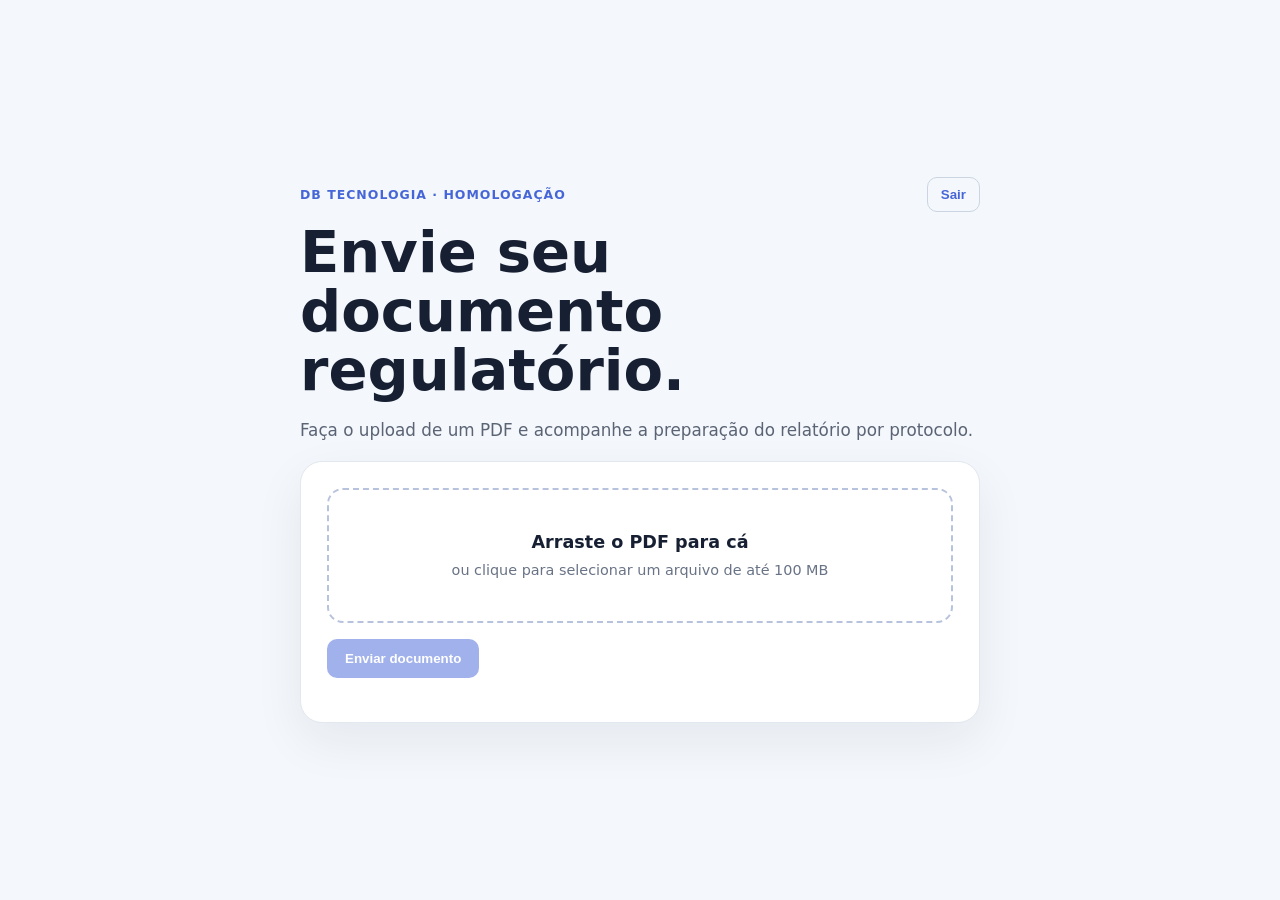
<file: infra/upload_gateway/static/index.html>
<!doctype html>
<html lang="pt-BR">
<head>
  <meta charset="utf-8">
  <meta name="viewport" content="width=device-width, initial-scale=1">
  <title>Agente Regulatório | Enviar documento</title>
  <style>
    :root { color-scheme: light; font-family: Inter, system-ui, sans-serif; color: #172033; background: #f4f7fb; }
    body { margin: 0; min-height: 100vh; display: grid; place-items: center; }
    main { width: min(680px, calc(100% - 32px)); padding: 42px 0; }
    .topbar { display: flex; justify-content: space-between; align-items: center; gap: 16px; }
    .eyebrow { color: #4666d8; font-weight: 700; letter-spacing: .08em; text-transform: uppercase; font-size: .78rem; }
    h1 { font-size: clamp(2rem, 6vw, 3.6rem); line-height: 1.02; margin: 12px 0; }
    .intro { color: #5b6475; font-size: 1.05rem; line-height: 1.6; }
    .card { background: white; border: 1px solid #e2e8f0; border-radius: 22px; padding: 26px; box-shadow: 0 18px 50px #23365b12; }
    #dropzone { border: 2px dashed #b7c3dc; border-radius: 16px; padding: 42px 20px; text-align: center; cursor: pointer; transition: .2s; }
    #dropzone.active, #dropzone:hover { border-color: #4666d8; background: #f4f6ff; }
    #dropzone strong { display: block; font-size: 1.1rem; margin-bottom: 8px; }
    #dropzone span { color: #697386; font-size: .9rem; }
    button { border: 0; border-radius: 10px; padding: 12px 18px; background: #4666d8; color: white; font-weight: 700; cursor: pointer; }
    #logout { padding: 9px 13px; background: transparent; color: #4666d8; border: 1px solid #cbd5e1; }
    #logout:hover { background: #f4f6ff; }
    button:disabled { opacity: .5; cursor: not-allowed; }
    .hidden { display: none; }
    #filename { margin: 16px 0; font-weight: 600; }
    #message { margin-top: 18px; line-height: 1.5; }
    .status { margin-top: 22px; padding: 16px; border-radius: 12px; background: #f4f7fb; }
    .error { color: #b42318; } .success { color: #087443; }
  </style>
</head>
<body>
<main>
  <div class="topbar"><div class="eyebrow">DB Tecnologia · Homologação</div><button id="logout" type="button">Sair</button></div>
  <h1>Envie seu documento regulatório.</h1>
  <p class="intro">Faça o upload de um PDF e acompanhe a preparação do relatório por protocolo.</p>
  <section class="card">
    <div id="dropzone" tabindex="0" role="button" aria-label="Selecionar PDF">
      <strong>Arraste o PDF para cá</strong>
      <span>ou clique para selecionar um arquivo de até 100 MB</span>
      <input id="file" type="file" accept="application/pdf,.pdf" class="hidden">
    </div>
    <p id="filename"></p>
    <button id="send" disabled>Enviar documento</button>
    <div id="message" role="status"></div>
    <div id="status" class="status hidden"></div>
  </section>
</main>
<script>
  const maxBytes = 100 * 1024 * 1024;
  const params = new URLSearchParams(location.search);
  const token = params.get('token') || '';
  const dropzone = document.querySelector('#dropzone');
  const fileInput = document.querySelector('#file');
  const send = document.querySelector('#send');
  const filename = document.querySelector('#filename');
  const message = document.querySelector('#message');
  const statusBox = document.querySelector('#status');
  const logout = document.querySelector('#logout');
  let selected;
  let protocol;
  const headers = () => token ? { 'X-Landing-Token': token } : {};
  logout.onclick = async () => { await fetch('/auth/logout', { method: 'POST', credentials: 'same-origin' }); window.location.assign('/'); };
  function choose(file) {
    message.className = '';
    if (!file || !file.name.toLowerCase().endsWith('.pdf')) return message.textContent = 'Selecione um arquivo PDF.';
    if (file.size > maxBytes) return message.textContent = 'O arquivo excede o limite de 100 MB.';
    selected = file; filename.textContent = file.name; send.disabled = false; message.textContent = '';
  }
  dropzone.onclick = () => fileInput.click();
  dropzone.onkeydown = e => { if (e.key === 'Enter' || e.key === ' ') fileInput.click(); };
  fileInput.onchange = () => choose(fileInput.files[0]);
  ['dragenter', 'dragover'].forEach(type => dropzone.addEventListener(type, e => { e.preventDefault(); dropzone.classList.add('active'); }));
  ['dragleave', 'drop'].forEach(type => dropzone.addEventListener(type, e => { e.preventDefault(); dropzone.classList.remove('active'); }));
  dropzone.ondrop = e => choose(e.dataTransfer.files[0]);
  send.onclick = async () => {
    send.disabled = true; message.className = ''; message.textContent = 'Enviando documento...';
    const body = new FormData(); body.append('file', selected);
    try {
      const response = await fetch('/api/v1/submissions', { method: 'POST', headers: headers(), credentials: 'same-origin', body });
      const data = await response.json(); if (!response.ok) throw new Error(data.detail || 'Não foi possível enviar o documento.');
      protocol = data.submission_id; message.className = 'success'; message.textContent = `Protocolo: ${protocol}`; poll();
    } catch (error) { message.className = 'error'; message.textContent = error.message; send.disabled = false; }
  };
  async function poll() {
    const response = await fetch(`/api/v1/submissions/${protocol}`, { headers: headers(), credentials: 'same-origin' });
    const data = await response.json(); if (!response.ok) return;
    statusBox.classList.remove('hidden'); statusBox.innerHTML = `<strong>Status: ${data.status}</strong>${data.message ? `<br>${data.message}` : ''}`;
    if (data.status === 'concluido') {
      statusBox.innerHTML += `<br><br><a href="/api/v1/submissions/${protocol}/report?token=${encodeURIComponent(token)}">Baixar relatório PDF</a>`;
    } else if (data.status !== 'erro' && data.status !== 'aguardando_revisao') setTimeout(poll, 4000);
  }
</script>
</body>
</html>
</file>
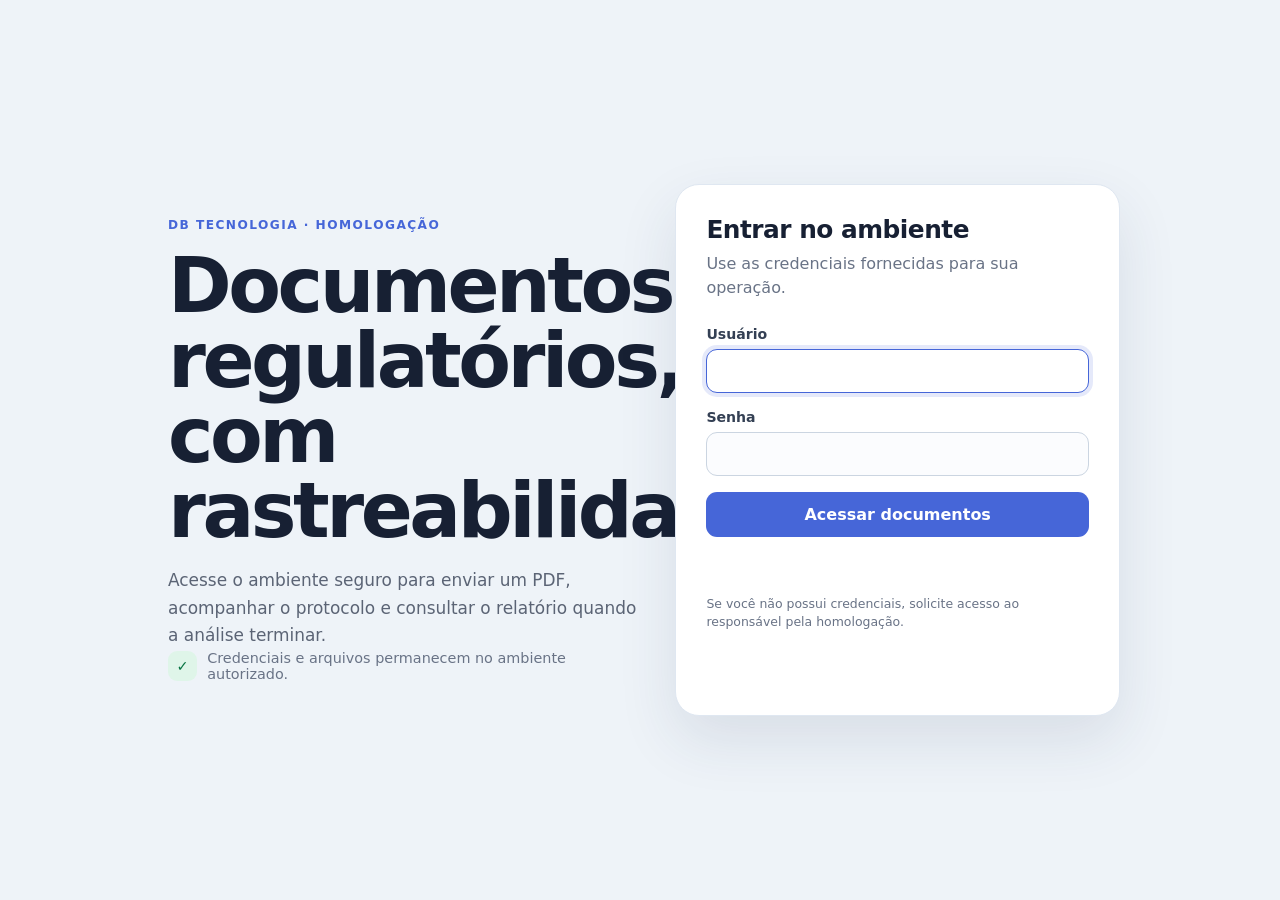
<file: infra/upload_gateway/static/login.html>
<!doctype html>
<html lang="pt-BR">
<head>
  <meta charset="utf-8">
  <meta name="viewport" content="width=device-width, initial-scale=1">
  <title>Agente Regulatório | Acesso</title>
  <style>
    :root {
      color-scheme: light;
      font-family: Inter, ui-sans-serif, system-ui, -apple-system, BlinkMacSystemFont, "Segoe UI", sans-serif;
      color: #172033;
      background: #eef3f8;
    }
    * { box-sizing: border-box; }
    body { margin: 0; min-height: 100vh; display: grid; place-items: center; padding: 24px; }
    main { width: min(960px, 100%); display: grid; grid-template-columns: minmax(0, 1.05fr) minmax(320px, .95fr); gap: 24px; align-items: stretch; }
    .brand { display: flex; flex-direction: column; justify-content: space-between; padding: 34px 12px 34px 8px; }
    .eyebrow { color: #4666d8; font-size: .76rem; font-weight: 800; letter-spacing: .12em; text-transform: uppercase; }
    h1 { max-width: 520px; font-size: clamp(2.4rem, 6vw, 4.8rem); line-height: .98; letter-spacing: -.045em; margin: 16px 0 18px; }
    .intro { max-width: 470px; color: #5b6475; font-size: 1.06rem; line-height: 1.65; margin: 0; }
    .proof { display: flex; gap: 10px; align-items: center; color: #697386; font-size: .9rem; }
    .proof-mark { width: 30px; height: 30px; display: grid; place-items: center; border-radius: 9px; color: #087443; background: #dff5e9; font-weight: 900; }
    .card { background: #fff; border: 1px solid #dfe7f1; border-radius: 24px; padding: 30px; box-shadow: 0 24px 60px rgba(35, 54, 91, .11); }
    .card h2 { margin: 0 0 8px; font-size: 1.55rem; letter-spacing: -.02em; }
    .card-intro { color: #697386; line-height: 1.5; margin: 0 0 26px; }
    form { display: grid; gap: 16px; }
    label { display: grid; gap: 7px; color: #344054; font-size: .88rem; font-weight: 700; }
    input { width: 100%; border: 1px solid #cbd5e1; border-radius: 11px; padding: 13px 14px; color: #172033; background: #fbfcfe; font: inherit; outline: none; transition: border-color .18s, box-shadow .18s, background .18s; }
    input:focus { border-color: #4666d8; background: #fff; box-shadow: 0 0 0 4px rgba(70, 102, 216, .14); }
    button { border: 0; border-radius: 11px; padding: 13px 18px; color: #fff; background: #4666d8; font: inherit; font-weight: 800; cursor: pointer; transition: transform .18s, background .18s, opacity .18s; }
    button:hover { background: #3654bf; transform: translateY(-1px); }
    button:disabled { opacity: .55; cursor: wait; transform: none; }
    #message { min-height: 24px; margin: 0; line-height: 1.45; font-size: .9rem; }
    .error { color: #b42318; }
    .hint { color: #697386; font-size: .78rem; line-height: 1.5; margin: 2px 0 0; }
    @media (max-width: 720px) {
      main { grid-template-columns: 1fr; }
      .brand { padding: 8px 4px 0; }
      .proof { margin-top: 22px; }
      .card { padding: 24px; }
    }
  </style>
</head>
<body>
<main>
  <section class="brand" aria-labelledby="page-title">
    <div>
      <div class="eyebrow">DB Tecnologia · Homologação</div>
      <h1 id="page-title">Documentos regulatórios, com rastreabilidade.</h1>
      <p class="intro">Acesse o ambiente seguro para enviar um PDF, acompanhar o protocolo e consultar o relatório quando a análise terminar.</p>
    </div>
    <div class="proof"><span class="proof-mark" aria-hidden="true">✓</span><span>Credenciais e arquivos permanecem no ambiente autorizado.</span></div>
  </section>
  <section class="card" aria-labelledby="login-title">
    <h2 id="login-title">Entrar no ambiente</h2>
    <p class="card-intro">Use as credenciais fornecidas para sua operação.</p>
    <form id="login-form">
      <label for="username">Usuário<input id="username" name="username" type="text" autocomplete="username" required autofocus></label>
      <label for="password">Senha<input id="password" name="password" type="password" autocomplete="current-password" required></label>
      <button id="submit" type="submit">Acessar documentos</button>
      <p id="message" role="alert" aria-live="polite"></p>
      <p class="hint">Se você não possui credenciais, solicite acesso ao responsável pela homologação.</p>
    </form>
  </section>
</main>
<script>
  const form = document.querySelector('#login-form');
  const submit = document.querySelector('#submit');
  const message = document.querySelector('#message');
  form.addEventListener('submit', async event => {
    event.preventDefault();
    submit.disabled = true;
    message.className = '';
    message.textContent = 'Validando acesso...';
    try {
      const response = await fetch('/auth/login', {
        method: 'POST',
        headers: { 'Content-Type': 'application/json' },
        credentials: 'same-origin',
        body: JSON.stringify({
          username: document.querySelector('#username').value,
          password: document.querySelector('#password').value
        })
      });
      const data = await response.json();
      if (!response.ok) throw new Error(data.detail || 'Não foi possível autenticar.');
      window.location.assign(data.redirect || '/upload');
    } catch (error) {
      message.className = 'error';
      message.textContent = error.message;
      submit.disabled = false;
    }
  });
</script>
</body>
</html>
</file>
